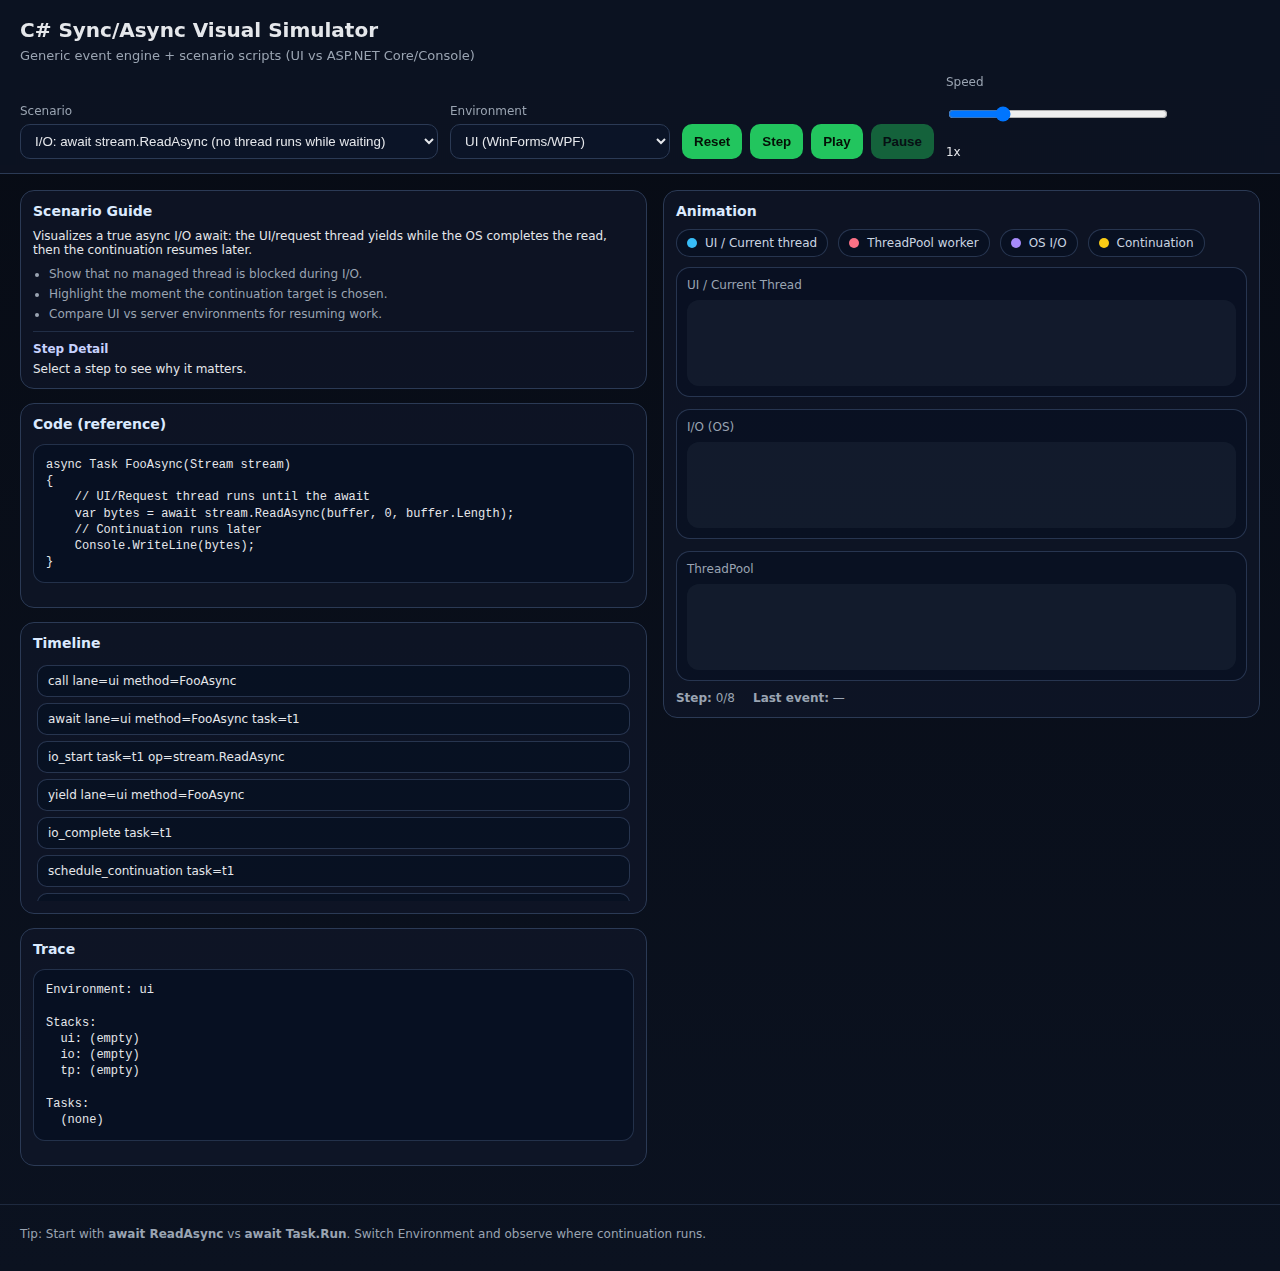
<file: csharp-async-sim/index.html>
<!doctype html>
<html lang="en">
<head>
  <meta charset="utf-8" />
  <meta name="viewport" content="width=device-width,initial-scale=1" />
  <title>C# Sync/Async Visual Simulator (Event Engine)</title>
  <link rel="stylesheet" href="style.css" />
</head>
<body>
  <header>
    <div class="title">
      <h1>C# Sync/Async Visual Simulator</h1>
      <p class="subtitle">Generic event engine + scenario scripts (UI vs ASP.NET Core/Console)</p>
    </div>
    <div class="controls">
      <label>
        Scenario
        <select id="scenarioSelect"></select>
      </label>

      <label>
        Environment
        <select id="envSelect">
          <option value="ui">UI (WinForms/WPF)</option>
          <option value="aspnetcore">ASP.NET Core</option>
          <option value="console">Console</option>
        </select>
      </label>

      <div class="buttons">
        <button id="resetBtn">Reset</button>
        <button id="stepBtn">Step</button>
        <button id="playBtn">Play</button>
        <button id="pauseBtn" disabled>Pause</button>
      </div>

      <label class="speed">
        Speed
        <input id="speedRange" type="range" min="0.5" max="3" step="0.5" value="1" />
        <span id="speedVal">1x</span>
      </label>
    </div>
  </header>

  <main>
    <section class="left">
      <div class="panel">
        <h2>Scenario Guide</h2>
        <p id="scenarioSummary" class="summary"></p>
        <ul id="scenarioGoals" class="goals"></ul>
        <div class="step-detail">
          <h3>Step Detail</h3>
          <p id="stepDetail" class="detail">Select a step to see why it matters.</p>
        </div>
      </div>

      <div class="panel">
        <h2>Code (reference)</h2>
        <pre id="codeBlock" class="code"></pre>
      </div>

      <div class="panel">
        <h2>Timeline</h2>
        <div id="timeline" class="timeline"></div>
      </div>

      <div class="panel">
        <h2>Trace</h2>
        <pre id="trace" class="trace"></pre>
      </div>
    </section>

    <section class="right">
      <div class="panel">
        <h2>Animation</h2>

        <div class="legend">
          <span class="pill"><span class="dot dot-ui"></span>UI / Current thread</span>
          <span class="pill"><span class="dot dot-tp"></span>ThreadPool worker</span>
          <span class="pill"><span class="dot dot-io"></span>OS I/O</span>
          <span class="pill"><span class="dot dot-cont"></span>Continuation</span>
        </div>

        <div class="lanes">
          <div class="lane" data-lane="ui">
            <div class="lane-title">UI / Current Thread</div>
            <div class="lane-track" id="lane-ui"></div>
          </div>
          <div class="lane" data-lane="io">
            <div class="lane-title">I/O (OS)</div>
            <div class="lane-track" id="lane-io"></div>
          </div>
          <div class="lane" data-lane="tp">
            <div class="lane-title">ThreadPool</div>
            <div class="lane-track" id="lane-tp"></div>
          </div>
        </div>

        <div class="status">
          <div><strong>Step:</strong> <span id="stepLabel">0</span>/<span id="stepMax">0</span></div>
          <div><strong>Last event:</strong> <span id="lastEvent">—</span></div>
        </div>
      </div>
    </section>
  </main>

  <footer>
    <p>
      Tip: Start with <strong>await ReadAsync</strong> vs <strong>await Task.Run</strong>. Switch Environment and observe where continuation runs.
    </p>
  </footer>

  <script src="scenarios.js"></script>
  <script src="engine.js"></script>
  <script src="app.js"></script>
</body>
</html>
</file>
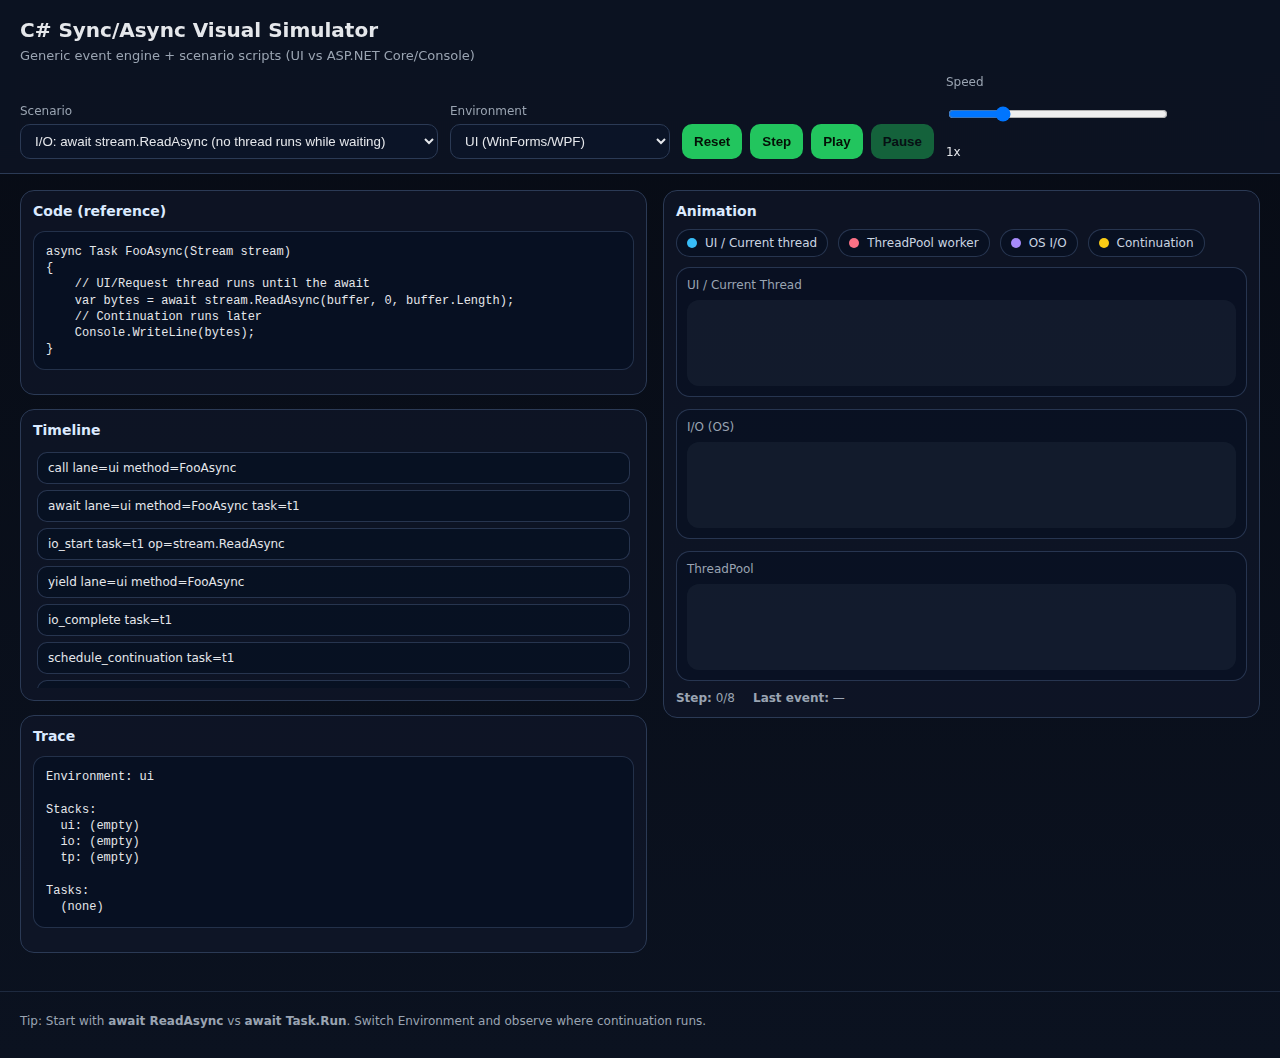
<file: csharp-async-sim/csharp-async-sim/index.html>
<!doctype html>
<html lang="en">
<head>
  <meta charset="utf-8" />
  <meta name="viewport" content="width=device-width,initial-scale=1" />
  <title>C# Sync/Async Visual Simulator (Event Engine)</title>
  <link rel="stylesheet" href="style.css" />
</head>
<body>
  <header>
    <div class="title">
      <h1>C# Sync/Async Visual Simulator</h1>
      <p class="subtitle">Generic event engine + scenario scripts (UI vs ASP.NET Core/Console)</p>
    </div>
    <div class="controls">
      <label>
        Scenario
        <select id="scenarioSelect"></select>
      </label>

      <label>
        Environment
        <select id="envSelect">
          <option value="ui">UI (WinForms/WPF)</option>
          <option value="aspnetcore">ASP.NET Core</option>
          <option value="console">Console</option>
        </select>
      </label>

      <div class="buttons">
        <button id="resetBtn">Reset</button>
        <button id="stepBtn">Step</button>
        <button id="playBtn">Play</button>
        <button id="pauseBtn" disabled>Pause</button>
      </div>

      <label class="speed">
        Speed
        <input id="speedRange" type="range" min="0.5" max="3" step="0.5" value="1" />
        <span id="speedVal">1x</span>
      </label>
    </div>
  </header>

  <main>
    <section class="left">
      <div class="panel">
        <h2>Code (reference)</h2>
        <pre id="codeBlock" class="code"></pre>
      </div>

      <div class="panel">
        <h2>Timeline</h2>
        <div id="timeline" class="timeline"></div>
      </div>

      <div class="panel">
        <h2>Trace</h2>
        <pre id="trace" class="trace"></pre>
      </div>
    </section>

    <section class="right">
      <div class="panel">
        <h2>Animation</h2>

        <div class="legend">
          <span class="pill"><span class="dot dot-ui"></span>UI / Current thread</span>
          <span class="pill"><span class="dot dot-tp"></span>ThreadPool worker</span>
          <span class="pill"><span class="dot dot-io"></span>OS I/O</span>
          <span class="pill"><span class="dot dot-cont"></span>Continuation</span>
        </div>

        <div class="lanes">
          <div class="lane" data-lane="ui">
            <div class="lane-title">UI / Current Thread</div>
            <div class="lane-track" id="lane-ui"></div>
          </div>
          <div class="lane" data-lane="io">
            <div class="lane-title">I/O (OS)</div>
            <div class="lane-track" id="lane-io"></div>
          </div>
          <div class="lane" data-lane="tp">
            <div class="lane-title">ThreadPool</div>
            <div class="lane-track" id="lane-tp"></div>
          </div>
        </div>

        <div class="status">
          <div><strong>Step:</strong> <span id="stepLabel">0</span>/<span id="stepMax">0</span></div>
          <div><strong>Last event:</strong> <span id="lastEvent">—</span></div>
        </div>
      </div>
    </section>
  </main>

  <footer>
    <p>
      Tip: Start with <strong>await ReadAsync</strong> vs <strong>await Task.Run</strong>. Switch Environment and observe where continuation runs.
    </p>
  </footer>

  <script src="scenarios.js"></script>
  <script src="engine.js"></script>
  <script src="app.js"></script>
</body>
</html>
</file>
<file: csharp-async-sim/style.css>
:root{
  --bg:#0b1220;
  --panel:#0f172a;
  --border:#2b3a55;
  --text:#e5e7eb;
  --muted:#9aa4b2;
  --ui:#38bdf8;
  --tp:#fb7185;
  --io:#a78bfa;
  --cont:#facc15;
}

*{box-sizing:border-box}
body{
  margin:0;
  font-family: system-ui, -apple-system, Segoe UI, Roboto, Arial, sans-serif;
  background:linear-gradient(180deg, #070b14 0%, var(--bg) 100%);
  color:var(--text);
}

header{
  padding:18px 20px 14px;
  border-bottom:1px solid var(--border);
  background:rgba(15,23,42,.6);
  backdrop-filter: blur(6px);
  position:sticky;
  top:0;
  z-index:5;
}

.title h1{ margin:0; font-size:20px; }
.subtitle{ margin:6px 0 0; color:var(--muted); font-size:13px; }

.controls{
  margin-top:12px;
  display:flex;
  gap:12px;
  flex-wrap:wrap;
  align-items:flex-end;
}

label{
  display:flex;
  flex-direction:column;
  gap:6px;
  font-size:12px;
  color:var(--muted);
}

select, input[type="range"]{
  background:#0b1427;
  color:var(--text);
  border:1px solid var(--border);
  border-radius:10px;
  padding:8px 10px;
  min-width: 220px;
}

.buttons{
  display:flex;
  gap:8px;
}

button{
  background:#22c55e;
  border:none;
  border-radius:10px;
  padding:10px 12px;
  cursor:pointer;
  font-weight:650;
  color:#041006;
}
button:disabled{
  opacity:.45;
  cursor:not-allowed;
}

button.secondary{ background:#334155; color:var(--text); }

.speed{
  min-width:160px;
}
.speed span{
  margin-top:6px;
  color:var(--text);
  font-size:12px;
}

main{
  display:grid;
  grid-template-columns: 1.05fr 1fr;
  gap:16px;
  padding:16px 20px 24px;
}

@media (max-width: 980px){
  main{ grid-template-columns:1fr; }
  select{ min-width: 100%; }
}

.panel{
  background:rgba(15,23,42,.7);
  border:1px solid var(--border);
  border-radius:14px;
  padding:12px;
  margin-bottom:14px;
}

.panel h2{
  margin:0 0 10px;
  font-size:14px;
  color:#dbeafe;
}

.summary{
  margin:0 0 10px;
  font-size:12px;
  color:var(--text);
}

.goals{
  margin:0 0 10px 16px;
  padding:0;
  display:flex;
  flex-direction:column;
  gap:6px;
  font-size:12px;
  color:var(--muted);
}

.step-detail{
  border-top:1px solid rgba(43,58,85,.7);
  padding-top:10px;
}

.step-detail h3{
  margin:0 0 6px;
  font-size:12px;
  color:#c7d2fe;
}

.detail{
  margin:0;
  font-size:12px;
  color:var(--text);
}

.code, .trace{
  background:#071022;
  border:1px solid rgba(43,58,85,.8);
  border-radius:12px;
  padding:12px;
  overflow:auto;
  min-height:120px;
  font-family: ui-monospace, SFMono-Regular, Menlo, Consolas, "Liberation Mono", monospace;
  font-size:12px;
  line-height:1.35;
  white-space:pre;
}

.timeline{
  display:flex;
  flex-direction:column;
  gap:6px;
  max-height:240px;
  overflow:auto;
  padding:4px;
}

.timeline .item{
  border:1px solid rgba(43,58,85,.9);
  border-radius:10px;
  padding:8px 10px;
  font-size:12px;
  color:var(--text);
  background:rgba(7,16,34,.85);
}
.timeline .item.active{
  outline:2px solid rgba(56,189,248,.55);
  background:rgba(56,189,248,.08);
}

.legend{
  display:flex;
  gap:10px;
  flex-wrap:wrap;
  margin-bottom:10px;
  color:#cbd5e1;
  font-size:12px;
}
.pill{
  display:flex;
  align-items:center;
  gap:8px;
  padding:6px 10px;
  border:1px solid rgba(43,58,85,.9);
  border-radius:999px;
  background:rgba(7,16,34,.75);
}
.dot{ width:10px; height:10px; border-radius:999px; }
.dot-ui{ background:var(--ui); }
.dot-tp{ background:var(--tp); }
.dot-io{ background:var(--io); }
.dot-cont{ background:var(--cont); }

.lanes{
  display:flex;
  flex-direction:column;
  gap:12px;
  margin-top:10px;
}

.lane{
  border:1px solid rgba(43,58,85,.9);
  border-radius:14px;
  padding:10px;
  background:rgba(7,16,34,.65);
}
.lane-title{
  font-size:12px;
  color:var(--muted);
  margin-bottom:8px;
}

.lane-track{
  position:relative;
  height:86px;
  border-radius:12px;
  background:rgba(148,163,184,.07);
  overflow:hidden;
}

.box{
  position:absolute;
  top:28px;
  left:12px;
  height:30px;
  min-width:140px;
  padding:0 10px;
  border-radius:10px;
  display:flex;
  align-items:center;
  justify-content:center;
  font-size:12px;
  font-weight:700;
  transition: left .9s ease, opacity .4s ease, transform .4s ease;
  color:#061018;
  user-select:none;
}

.box.ui{ background:var(--ui); }
.box.tp{ background:var(--tp); }
.box.io{ background:var(--io); }
.box.cont{ background:var(--cont); color:#111827; }

.stack{
  position:absolute;
  left:12px;
  top:8px;
  display:flex;
  gap:6px;
  flex-wrap:wrap;
}
.frame{
  padding:4px 8px;
  border-radius:999px;
  border:1px solid rgba(43,58,85,.9);
  background:rgba(7,16,34,.85);
  color:var(--text);
  font-size:11px;
}
.frame.suspended{ opacity:.6; border-style:dashed; }

.status{
  display:flex;
  gap:18px;
  margin-top:10px;
  font-size:12px;
  color:var(--muted);
}

footer{
  padding:10px 20px 18px;
  color:var(--muted);
  font-size:12px;
  border-top:1px solid rgba(43,58,85,.6);
}
</file>
<file: csharp-async-sim/csharp-async-sim/style.css>
:root{
  --bg:#0b1220;
  --panel:#0f172a;
  --border:#2b3a55;
  --text:#e5e7eb;
  --muted:#9aa4b2;
  --ui:#38bdf8;
  --tp:#fb7185;
  --io:#a78bfa;
  --cont:#facc15;
}

*{box-sizing:border-box}
body{
  margin:0;
  font-family: system-ui, -apple-system, Segoe UI, Roboto, Arial, sans-serif;
  background:linear-gradient(180deg, #070b14 0%, var(--bg) 100%);
  color:var(--text);
}

header{
  padding:18px 20px 14px;
  border-bottom:1px solid var(--border);
  background:rgba(15,23,42,.6);
  backdrop-filter: blur(6px);
  position:sticky;
  top:0;
  z-index:5;
}

.title h1{ margin:0; font-size:20px; }
.subtitle{ margin:6px 0 0; color:var(--muted); font-size:13px; }

.controls{
  margin-top:12px;
  display:flex;
  gap:12px;
  flex-wrap:wrap;
  align-items:flex-end;
}

label{
  display:flex;
  flex-direction:column;
  gap:6px;
  font-size:12px;
  color:var(--muted);
}

select, input[type="range"]{
  background:#0b1427;
  color:var(--text);
  border:1px solid var(--border);
  border-radius:10px;
  padding:8px 10px;
  min-width: 220px;
}

.buttons{
  display:flex;
  gap:8px;
}

button{
  background:#22c55e;
  border:none;
  border-radius:10px;
  padding:10px 12px;
  cursor:pointer;
  font-weight:650;
  color:#041006;
}
button:disabled{
  opacity:.45;
  cursor:not-allowed;
}

button.secondary{ background:#334155; color:var(--text); }

.speed{
  min-width:160px;
}
.speed span{
  margin-top:6px;
  color:var(--text);
  font-size:12px;
}

main{
  display:grid;
  grid-template-columns: 1.05fr 1fr;
  gap:16px;
  padding:16px 20px 24px;
}

@media (max-width: 980px){
  main{ grid-template-columns:1fr; }
  select{ min-width: 100%; }
}

.panel{
  background:rgba(15,23,42,.7);
  border:1px solid var(--border);
  border-radius:14px;
  padding:12px;
  margin-bottom:14px;
}

.panel h2{
  margin:0 0 10px;
  font-size:14px;
  color:#dbeafe;
}

.code, .trace{
  background:#071022;
  border:1px solid rgba(43,58,85,.8);
  border-radius:12px;
  padding:12px;
  overflow:auto;
  min-height:120px;
  font-family: ui-monospace, SFMono-Regular, Menlo, Consolas, "Liberation Mono", monospace;
  font-size:12px;
  line-height:1.35;
  white-space:pre;
}

.timeline{
  display:flex;
  flex-direction:column;
  gap:6px;
  max-height:240px;
  overflow:auto;
  padding:4px;
}

.timeline .item{
  border:1px solid rgba(43,58,85,.9);
  border-radius:10px;
  padding:8px 10px;
  font-size:12px;
  color:var(--text);
  background:rgba(7,16,34,.85);
}
.timeline .item.active{
  outline:2px solid rgba(56,189,248,.55);
  background:rgba(56,189,248,.08);
}

.legend{
  display:flex;
  gap:10px;
  flex-wrap:wrap;
  margin-bottom:10px;
  color:#cbd5e1;
  font-size:12px;
}
.pill{
  display:flex;
  align-items:center;
  gap:8px;
  padding:6px 10px;
  border:1px solid rgba(43,58,85,.9);
  border-radius:999px;
  background:rgba(7,16,34,.75);
}
.dot{ width:10px; height:10px; border-radius:999px; }
.dot-ui{ background:var(--ui); }
.dot-tp{ background:var(--tp); }
.dot-io{ background:var(--io); }
.dot-cont{ background:var(--cont); }

.lanes{
  display:flex;
  flex-direction:column;
  gap:12px;
  margin-top:10px;
}

.lane{
  border:1px solid rgba(43,58,85,.9);
  border-radius:14px;
  padding:10px;
  background:rgba(7,16,34,.65);
}
.lane-title{
  font-size:12px;
  color:var(--muted);
  margin-bottom:8px;
}

.lane-track{
  position:relative;
  height:86px;
  border-radius:12px;
  background:rgba(148,163,184,.07);
  overflow:hidden;
}

.box{
  position:absolute;
  top:28px;
  left:12px;
  height:30px;
  min-width:140px;
  padding:0 10px;
  border-radius:10px;
  display:flex;
  align-items:center;
  justify-content:center;
  font-size:12px;
  font-weight:700;
  transition: left .9s ease, opacity .4s ease, transform .4s ease;
  color:#061018;
  user-select:none;
}

.box.ui{ background:var(--ui); }
.box.tp{ background:var(--tp); }
.box.io{ background:var(--io); }
.box.cont{ background:var(--cont); color:#111827; }

.stack{
  position:absolute;
  left:12px;
  top:8px;
  display:flex;
  gap:6px;
  flex-wrap:wrap;
}
.frame{
  padding:4px 8px;
  border-radius:999px;
  border:1px solid rgba(43,58,85,.9);
  background:rgba(7,16,34,.85);
  color:var(--text);
  font-size:11px;
}
.frame.suspended{ opacity:.6; border-style:dashed; }

.status{
  display:flex;
  gap:18px;
  margin-top:10px;
  font-size:12px;
  color:var(--muted);
}

footer{
  padding:10px 20px 18px;
  color:var(--muted);
  font-size:12px;
  border-top:1px solid rgba(43,58,85,.6);
}
</file>
